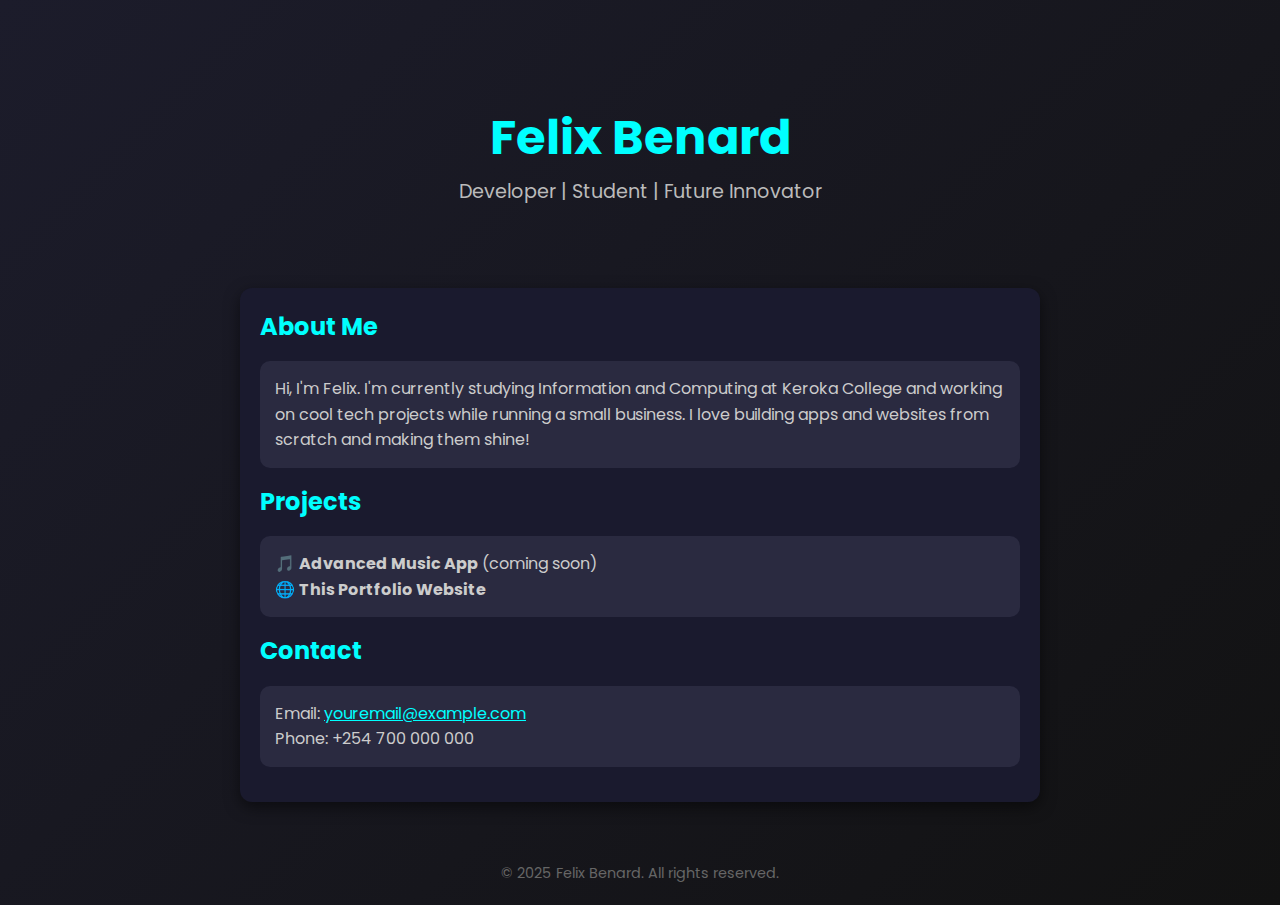
<file: index.html>
<!DOCTYPE html>
<html lang="en">
<head>
  <meta charset="UTF-8" />
  <meta name="viewport" content="width=device-width, initial-scale=1.0"/>
  <title>Felix Benard | Portfolio</title>
  <link href="https://fonts.googleapis.com/css2?family=Poppins:wght@400;700&display=swap" rel="stylesheet">
  <style>
    * {
      margin: 0;
      padding: 0;
      box-sizing: border-box;
    }

    body {
      font-family: 'Poppins', sans-serif;
      background: linear-gradient(135deg, #1c1c2b, #121212);
      color: #fff;
      line-height: 1.6;
      padding: 20px;
    }

    header {
      text-align: center;
      padding: 80px 20px 40px;
    }

    header h1 {
      font-size: 3em;
      color: #00ffff;
    }

    header p {
      font-size: 1.2em;
      color: #bbb;
    }

    section {
      max-width: 800px;
      margin: 40px auto;
      padding: 20px;
      background: #1a1a2e;
      border-radius: 12px;
      box-shadow: 0 5px 15px rgba(0,0,0,0.5);
    }

    h2 {
      color: #00ffff;
      margin-bottom: 10px;
    }

    .card {
      background: #2a2a40;
      padding: 15px;
      border-radius: 10px;
      margin: 15px 0;
      color: #ccc;
    }

    footer {
      text-align: center;
      font-size: 0.9em;
      margin-top: 60px;
      color: #666;
    }
  </style>
</head>
<body>

  <header>
    <h1>Felix Benard</h1>
    <p>Developer | Student | Future Innovator</p>
  </header>

  <section>
    <h2>About Me</h2>
    <div class="card">
      <p>Hi, I'm Felix. I'm currently studying Information and Computing at Keroka College and working on cool tech projects while running a small business. I love building apps and websites from scratch and making them shine!</p>
    </div>

    <h2>Projects</h2>
    <div class="card">
      <p>🎵 <strong>Advanced Music App</strong> (coming soon)</p>
      <p>🌐 <strong>This Portfolio Website</strong></p>
    </div>

    <h2>Contact</h2>
    <div class="card">
      <p>Email: <a href="mailto:youremail@example.com" style="color:#00ffff;">youremail@example.com</a></p>
      <p>Phone: +254 700 000 000</p>
    </div>
  </section>

  <footer>
    &copy; 2025 Felix Benard. All rights reserved.
  </footer>

</body>
</html>
</file>
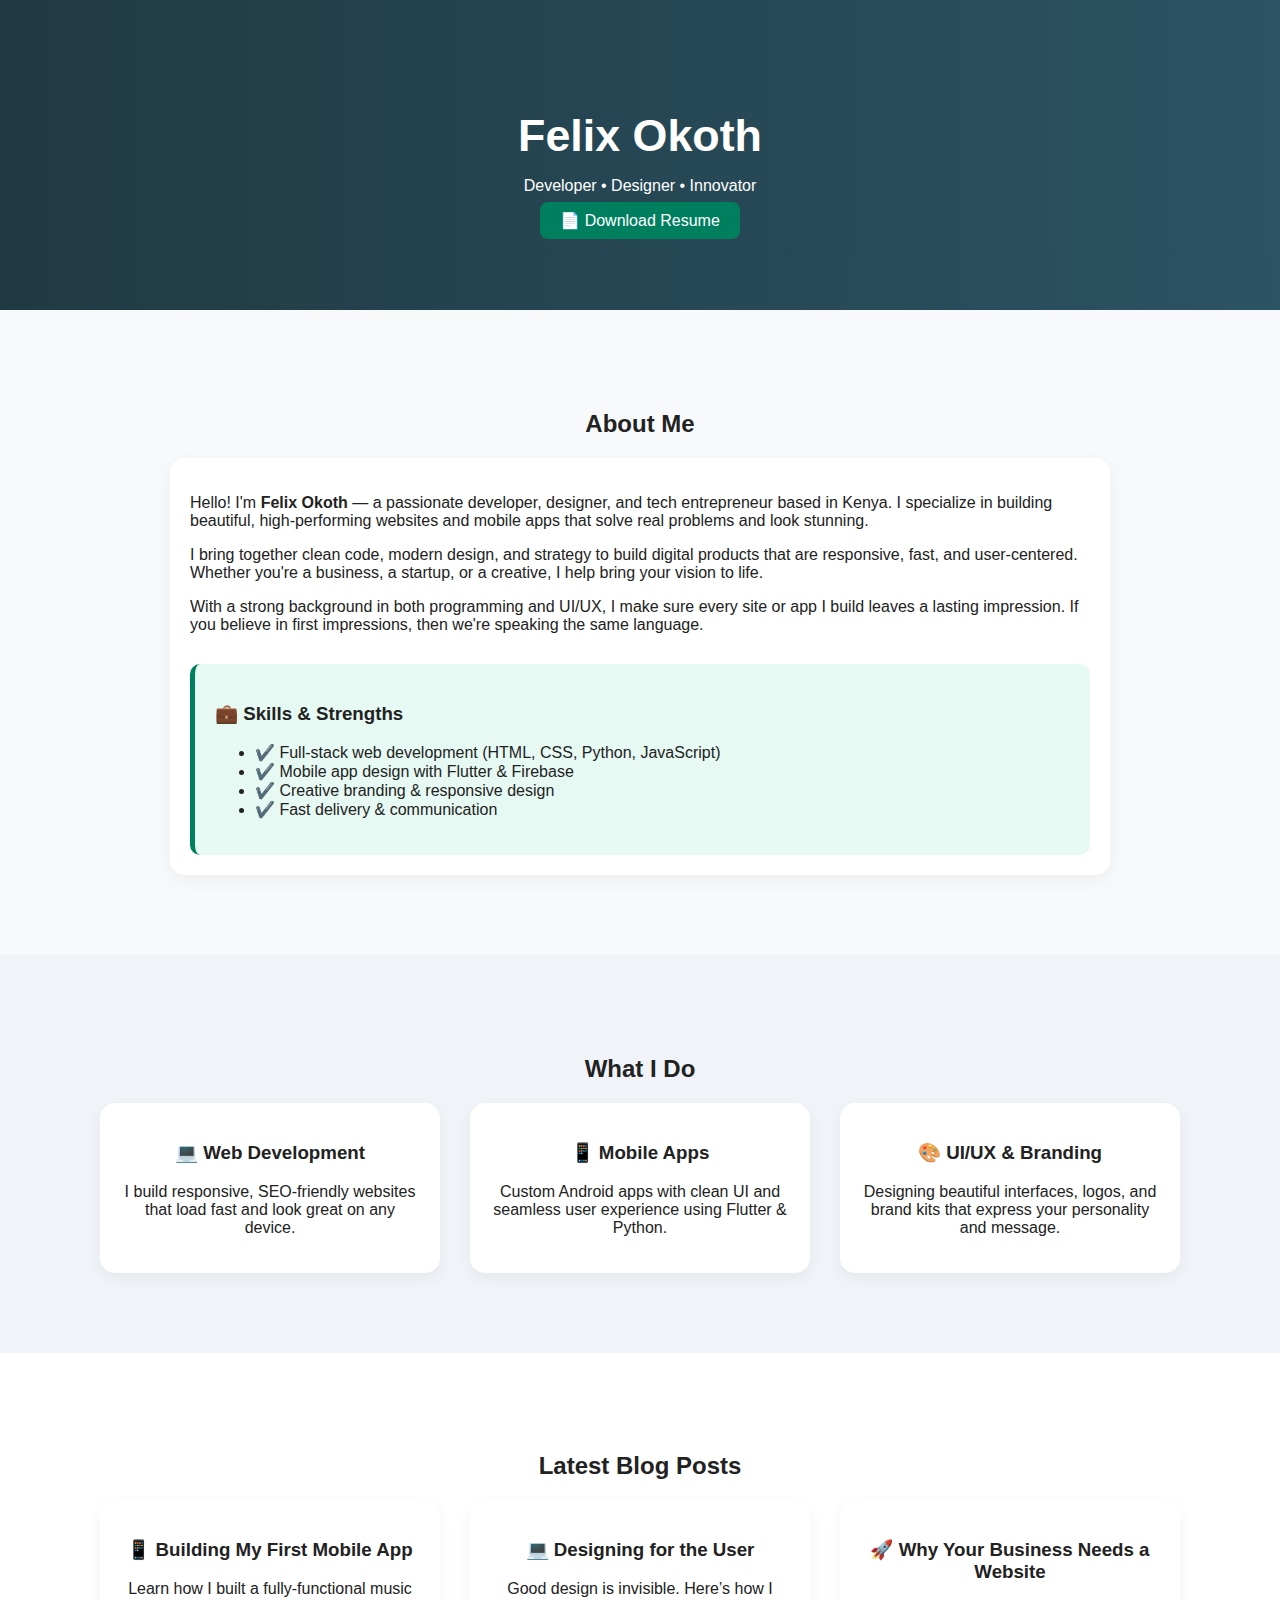
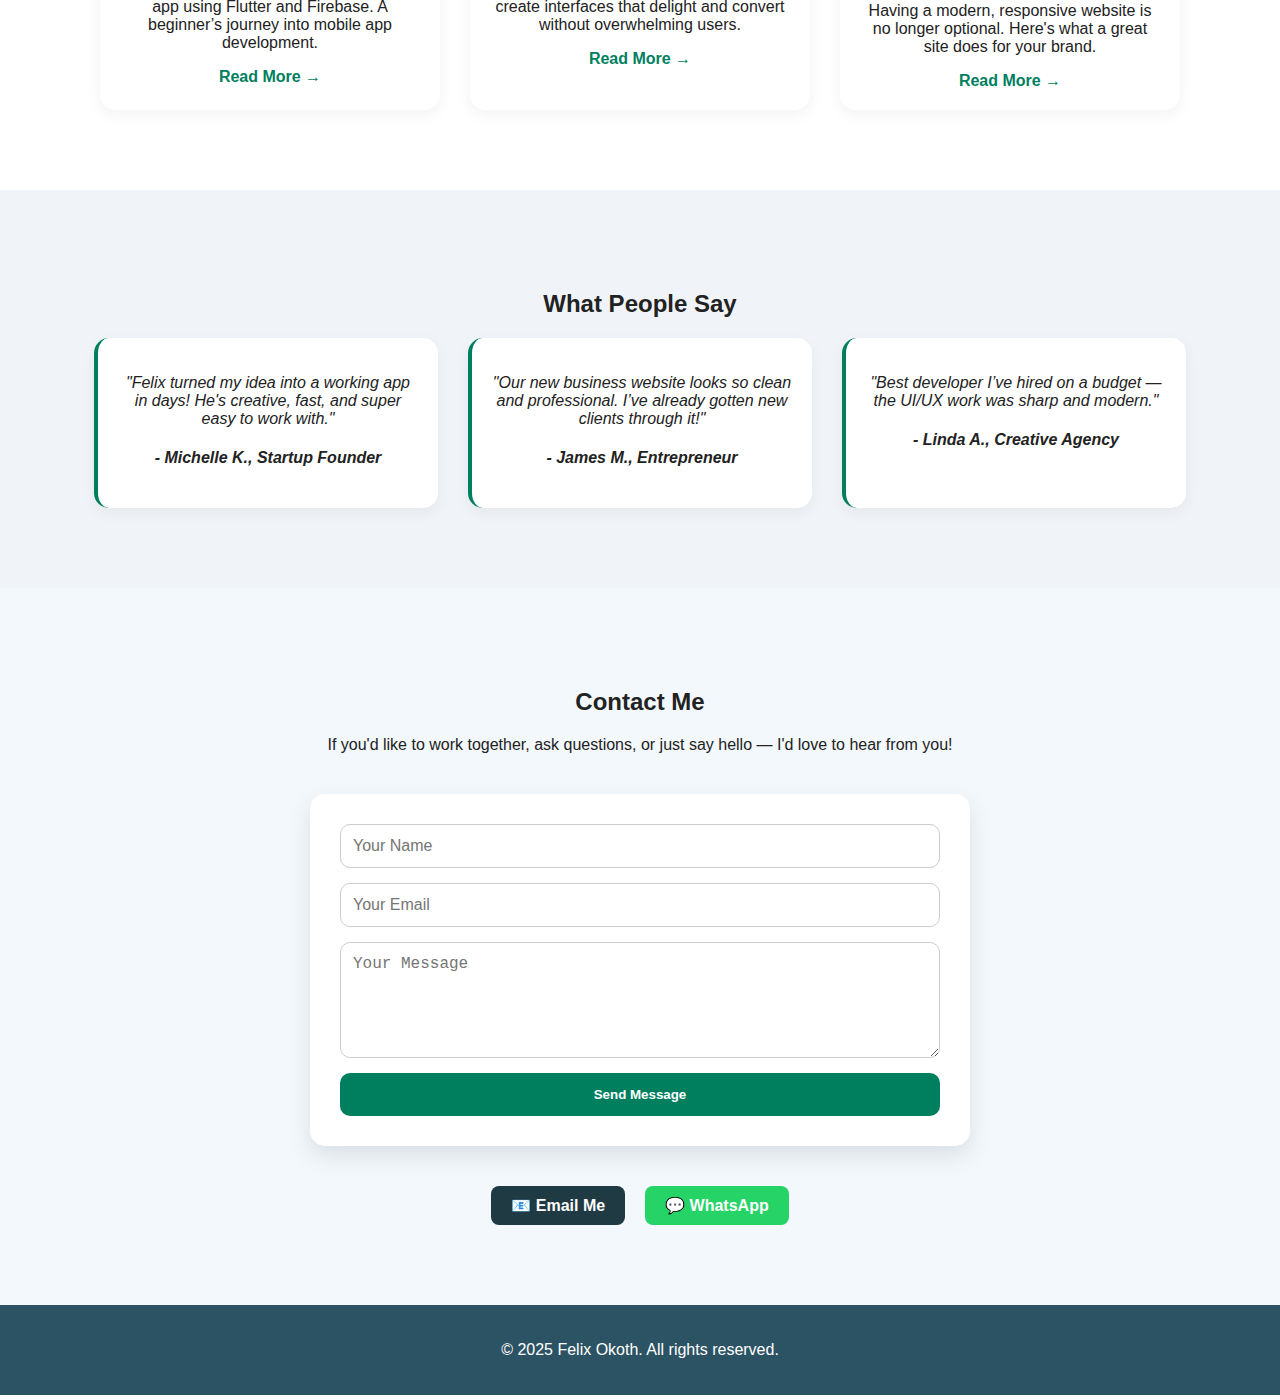
<file: felix_portfolio_site/index.html>
<!DOCTYPE html>
<html lang="en">
<head>
  <meta charset="UTF-8" />
  <meta name="viewport" content="width=device-width, initial-scale=1.0"/>
  <title>Felix Okoth - Portfolio</title>
  <link rel="stylesheet" href="style.css" />
</head>
<body>
  <header class="hero">
    <h1>Felix Okoth</h1>
    <p>Developer • Designer • Innovator</p>
    <a href="resume.pdf" download class="btn">📄 Download Resume</a>
  </header>

  <section id="about" class="section reveal" style="background: #f8f9fb;">
    <h2>About Me</h2>
    <div class="about-wrapper">
      <p>Hello! I'm <strong>Felix Okoth</strong> — a passionate developer, designer, and tech entrepreneur based in Kenya. I specialize in building beautiful, high-performing websites and mobile apps that solve real problems and look stunning.</p>
      <p>I bring together clean code, modern design, and strategy to build digital products that are responsive, fast, and user-centered. Whether you're a business, a startup, or a creative, I help bring your vision to life.</p>
      <p>With a strong background in both programming and UI/UX, I make sure every site or app I build leaves a lasting impression. If you believe in first impressions, then we're speaking the same language.</p>
      <div class="about-highlight">
        <h3>💼 Skills & Strengths</h3>
        <ul>
          <li>✔️ Full-stack web development (HTML, CSS, Python, JavaScript)</li>
          <li>✔️ Mobile app design with Flutter & Firebase</li>
          <li>✔️ Creative branding & responsive design</li>
          <li>✔️ Fast delivery & communication</li>
        </ul>
      </div>
    </div>
  </section>

  <section id="services" class="section reveal" style="background: #f0f4f8;">
    <h2>What I Do</h2>
    <div class="grid">
      <div class="card">
        <h3>💻 Web Development</h3>
        <p>I build responsive, SEO-friendly websites that load fast and look great on any device.</p>
      </div>
      <div class="card">
        <h3>📱 Mobile Apps</h3>
        <p>Custom Android apps with clean UI and seamless user experience using Flutter & Python.</p>
      </div>
      <div class="card">
        <h3>🎨 UI/UX & Branding</h3>
        <p>Designing beautiful interfaces, logos, and brand kits that express your personality and message.</p>
      </div>
    </div>
  </section>

  <section id="blog" class="section reveal" style="background: #ffffff;">
    <h2>Latest Blog Posts</h2>
    <div class="grid">
      <div class="card blog-card">
        <h3>📱 Building My First Mobile App</h3>
        <p>Learn how I built a fully-functional music app using Flutter and Firebase. A beginner’s journey into mobile app development.</p>
        <a href="#">Read More →</a>
      </div>
      <div class="card blog-card">
        <h3>💻 Designing for the User</h3>
        <p>Good design is invisible. Here’s how I create interfaces that delight and convert without overwhelming users.</p>
        <a href="#">Read More →</a>
      </div>
      <div class="card blog-card">
        <h3>🚀 Why Your Business Needs a Website</h3>
        <p>Having a modern, responsive website is no longer optional. Here's what a great site does for your brand.</p>
        <a href="#">Read More →</a>
      </div>
    </div>
  </section>

  <section id="testimonials" class="section reveal" style="background: #f0f4f8;">
    <h2>What People Say</h2>
    <div class="grid">
      <div class="card testimonial">
        <p>"Felix turned my idea into a working app in days! He's creative, fast, and super easy to work with."</p>
        <h4>- Michelle K., Startup Founder</h4>
      </div>
      <div class="card testimonial">
        <p>"Our new business website looks so clean and professional. I’ve already gotten new clients through it!"</p>
        <h4>- James M., Entrepreneur</h4>
      </div>
      <div class="card testimonial">
        <p>"Best developer I’ve hired on a budget — the UI/UX work was sharp and modern."</p>
        <h4>- Linda A., Creative Agency</h4>
      </div>
    </div>
  </section>

  <section id="contact" class="section reveal">
    <h2>Contact Me</h2>
    <p>If you'd like to work together, ask questions, or just say hello — I'd love to hear from you!</p>
    <form>
      <input type="text" name="name" placeholder="Your Name" required />
      <input type="email" name="email" placeholder="Your Email" required />
      <textarea name="message" rows="5" placeholder="Your Message" required></textarea>
      <button type="submit">Send Message</button>
    </form>
    <div class="contact-links">
      <a href="mailto:you@example.com" class="contact-btn">📧 Email Me</a>
      <a href="https://wa.me/254712345678" class="contact-btn whatsapp">💬 WhatsApp</a>
    </div>
  </section>

  <footer>
    <p>© 2025 Felix Okoth. All rights reserved.</p>
  </footer>
</body>
</html>
</file>
<file: felix_portfolio_site/style.css>
body {
  margin: 0;
  font-family: 'Segoe UI', sans-serif;
  background: #fefefe;
  color: #222;
}

header.hero {
  padding: 80px 20px;
  text-align: center;
  background: linear-gradient(to right, #203a43, #2c5364);
  color: white;
}

header.hero h1 {
  font-size: 2.8rem;
  margin-bottom: 10px;
}

.btn {
  background: #007f5f;
  padding: 10px 20px;
  color: white;
  text-decoration: none;
  border-radius: 8px;
}

.section {
  padding: 80px 20px;
  text-align: center;
}

.grid {
  display: flex;
  flex-wrap: wrap;
  justify-content: center;
  gap: 30px;
}

.card {
  background: white;
  padding: 20px;
  border-radius: 15px;
  max-width: 300px;
  box-shadow: 0 5px 15px rgba(0,0,0,0.05);
  transition: 0.3s;
}

.card:hover {
  transform: translateY(-5px);
}

.about-wrapper {
  max-width: 900px;
  margin: auto;
  text-align: left;
  padding: 20px;
  background: #fff;
  border-radius: 15px;
  box-shadow: 0 5px 20px rgba(0, 0, 0, 0.05);
}

.about-highlight {
  margin-top: 30px;
  background: #e7f9f3;
  border-left: 5px solid #007f5f;
  padding: 20px;
  border-radius: 10px;
  text-align: left;
}

.blog-card a {
  color: #007f5f;
  font-weight: bold;
  text-decoration: none;
}

.testimonial {
  font-style: italic;
  border-left: 4px solid #007f5f;
}

#contact {
  background: #f3f8fc;
  padding: 80px 20px;
}

#contact form {
  max-width: 600px;
  margin: 40px auto;
  padding: 30px;
  background: #ffffff;
  border-radius: 15px;
  box-shadow: 0 10px 25px rgba(0,0,0,0.1);
  display: flex;
  flex-direction: column;
  gap: 15px;
}

#contact input, #contact textarea {
  padding: 12px;
  border-radius: 10px;
  border: 1px solid #ccc;
  font-size: 1rem;
}

#contact button {
  background: #007f5f;
  color: white;
  font-weight: bold;
  border: none;
  padding: 14px;
  border-radius: 10px;
}

.contact-links {
  margin-top: 30px;
  display: flex;
  justify-content: center;
  gap: 20px;
  flex-wrap: wrap;
}

.contact-btn {
  background: #203a43;
  color: white;
  padding: 10px 20px;
  border-radius: 8px;
  text-decoration: none;
  font-weight: bold;
}

.contact-btn.whatsapp {
  background: #25d366;
}

footer {
  padding: 20px;
  text-align: center;
  background: #2c5364;
  color: white;
}
</file>
